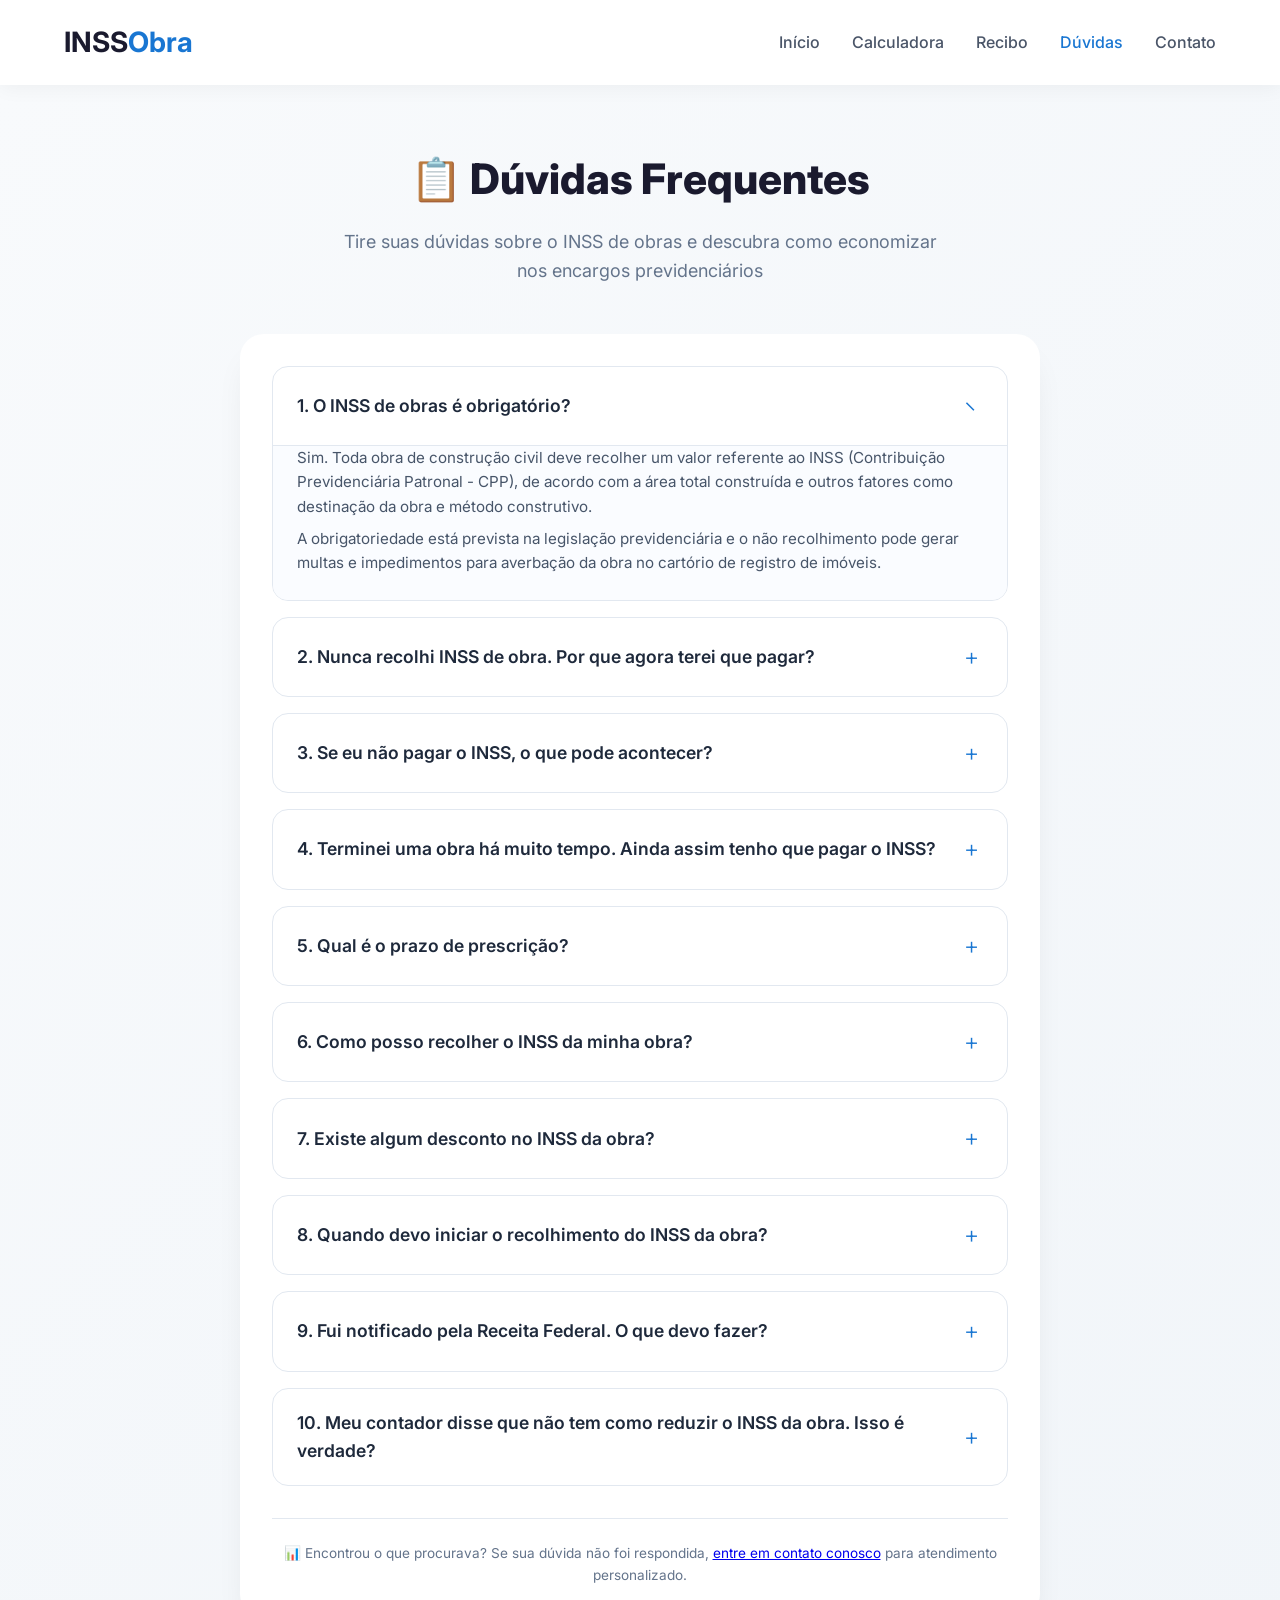
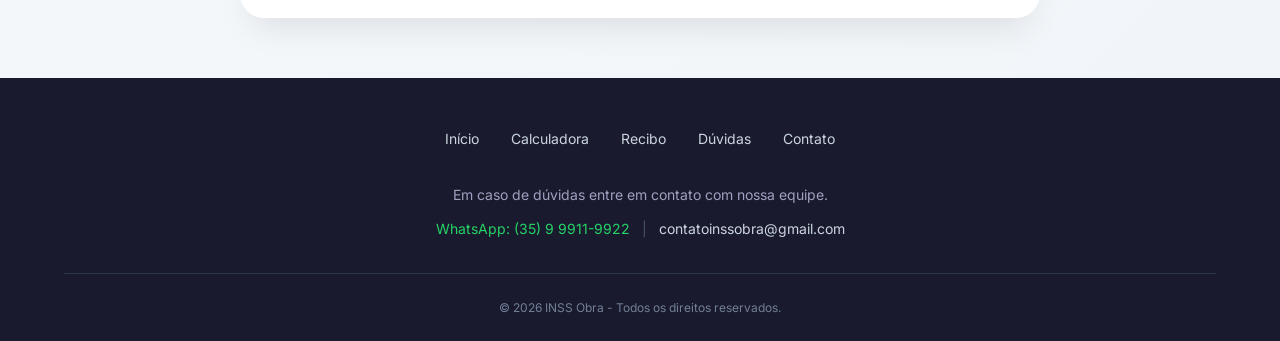
<file: duvidas.html>
<!DOCTYPE html>
<html lang="pt-BR">
<head>
    <meta charset="UTF-8">
    <meta name="viewport" content="width=device-width, initial-scale=1.0">
    <title>Dúvidas Frequentes | INSS Obra</title>
    <link href="https://fonts.googleapis.com/css2?family=Inter:wght@300;400;500;600;700;800&display=swap" rel="stylesheet">
    <link rel="stylesheet" href="style.css">
    <style>
        /* Estilos específicos para a página de dúvidas */
        .faq-section {
            padding: 60px 0;
            background: linear-gradient(135deg, #f8fafc 0%, #f1f5f9 100%);
        }

        .faq-header {
            text-align: center;
            margin-bottom: 48px;
        }

        .faq-header h1 {
            font-size: 42px;
            font-weight: 800;
            color: #1a1a2e;
            margin-bottom: 16px;
        }

        .faq-header p {
            font-size: 18px;
            color: #64748b;
            max-width: 600px;
            margin: 0 auto;
        }

        .faq-container {
            max-width: 800px;
            margin: 0 auto;
            background: white;
            border-radius: 24px;
            box-shadow: 0 20px 35px -12px rgba(0, 0, 0, 0.1);
            padding: 32px;
        }

        .faq-item {
            background: #ffffff;
            border-radius: 16px;
            margin-bottom: 16px;
            border: 1px solid #e2e8f0;
            transition: all 0.3s ease;
            overflow: hidden;
        }

        .faq-item:hover {
            border-color: #1976d2;
            box-shadow: 0 4px 12px rgba(25, 118, 210, 0.1);
        }

        .faq-pergunta {
            padding: 20px 24px;
            font-size: 1.1rem;
            font-weight: 600;
            cursor: pointer;
            position: relative;
            color: #1e293b;
            transition: all 0.3s ease;
            display: flex;
            justify-content: space-between;
            align-items: center;
            gap: 16px;
        }

        .faq-pergunta:hover {
            background: #f8fafc;
        }

        .faq-pergunta .question-text {
            flex: 1;
        }

        .faq-pergunta .icon {
            font-size: 24px;
            font-weight: 300;
            color: #1976d2;
            transition: transform 0.3s ease;
            width: 24px;
            text-align: center;
        }

        .faq-pergunta.active .icon {
            transform: rotate(45deg);
        }

        .faq-resposta {
            display: none;
            padding: 0 24px 24px 24px;
            font-size: 0.95rem;
            color: #475569;
            line-height: 1.6;
            border-top: 1px solid #e2e8f0;
            background: #fafcff;
        }

        .faq-resposta.show {
            display: block;
            animation: fadeIn 0.3s ease;
        }

        @keyframes fadeIn {
            from {
                opacity: 0;
                transform: translateY(-10px);
            }
            to {
                opacity: 1;
                transform: translateY(0);
            }
        }

        .faq-resposta strong {
            color: #1976d2;
        }

        .faq-resposta a {
            color: #1976d2;
            text-decoration: none;
        }

        .faq-resposta a:hover {
            text-decoration: underline;
        }

        .faq-stats {
            text-align: center;
            margin-top: 32px;
            padding-top: 24px;
            border-top: 1px solid #e2e8f0;
            color: #64748b;
            font-size: 0.85rem;
        }

        @media (max-width: 768px) {
            .faq-container {
                padding: 20px;
            }
            
            .faq-header h1 {
                font-size: 32px;
            }
            
            .faq-header p {
                font-size: 16px;
            }
            
            .faq-pergunta {
                padding: 16px 20px;
                font-size: 1rem;
            }
            
            .faq-resposta {
                padding: 0 20px 20px 20px;
            }
        }

        @media (max-width: 480px) {
            .faq-pergunta {
                padding: 14px 16px;
                font-size: 0.9rem;
            }
            
            .faq-resposta {
                padding: 0 16px 16px 16px;
                font-size: 0.85rem;
            }
        }
    </style>
</head>
<body>
    <!-- Header / Navegação -->
    <header class="header">
        <div class="container">
            <div class="header-content">
                <div class="logo">
                    <h2>INSS<span>Obra</span></h2>
                </div>
                <nav class="nav-menu">
                    <ul>
                        <li><a href="index.html">Início</a></li>
                        <li><a href="calculadora.html">Calculadora</a></li>
                        <li><a href="recibo.html">Recibo</a></li>
                        <li><a href="duvidas.html" class="active">Dúvidas</a></li>
                        <li><a href="contato.html">Contato</a></li>
                    </ul>
                </nav>
                <button class="mobile-menu-btn">☰</button>
            </div>
        </div>
    </header>

    <main>
        <section class="faq-section">
            <div class="container">
                <div class="faq-header">
                    <h1>📋 Dúvidas Frequentes</h1>
                    <p>Tire suas dúvidas sobre o INSS de obras e descubra como economizar nos encargos previdenciários</p>
                </div>

                <div class="faq-container">
                    <!-- FAQ 1 -->
                    <div class="faq-item">
                        <div class="faq-pergunta">
                            <span class="question-text">1. O INSS de obras é obrigatório?</span>
                            <span class="icon">+</span>
                        </div>
                        <div class="faq-resposta">
                            <p>Sim. Toda obra de construção civil deve recolher um valor referente ao INSS (Contribuição Previdenciária Patronal - CPP), de acordo com a área total construída e outros fatores como destinação da obra e método construtivo.</p>
                            <p style="margin-top: 8px;">A obrigatoriedade está prevista na legislação previdenciária e o não recolhimento pode gerar multas e impedimentos para averbação da obra no cartório de registro de imóveis.</p>
                        </div>
                    </div>

                    <!-- FAQ 2 -->
                    <div class="faq-item">
                        <div class="faq-pergunta">
                            <span class="question-text">2. Nunca recolhi INSS de obra. Por que agora terei que pagar?</span>
                            <span class="icon">+</span>
                        </div>
                        <div class="faq-resposta">
                            <p>Com a mudança promovida pela Instrução Normativa RFB nº 20/21 da Receita Federal, todo projeto de construção passou a ficar vinculado à Receita Federal do Brasil por meio do Sistema de Aferição de Obras (SERO).</p>
                            <p style="margin-top: 8px;">As prefeituras são obrigadas por lei a informar os alvarás liberados, permitindo que a Receita Federal cruze essas informações e cobre o INSS da construção a qualquer momento.</p>
                        </div>
                    </div>

                    <!-- FAQ 3 -->
                    <div class="faq-item">
                        <div class="faq-pergunta">
                            <span class="question-text">3. Se eu não pagar o INSS, o que pode acontecer?</span>
                            <span class="icon">+</span>
                        </div>
                        <div class="faq-resposta">
                            <p>Caso o INSS não seja quitado, o proprietário poderá ser notificado pela Receita Federal para regularizar a situação. Se não houver regularização no prazo estipulado, as consequências incluem:</p>
                            <ul style="margin-top: 8px; padding-left: 20px;">
                                <li>Multa de até 225% do valor devido</li>
                                <li>Impedimento para averbação da obra no cartório</li>
                                <li>Inclusão em dívida ativa da União</li>
                                <li>Restrições para obtenção de financiamentos</li>
                            </ul>
                        </div>
                    </div>

                    <!-- FAQ 4 -->
                    <div class="faq-item">
                        <div class="faq-pergunta">
                            <span class="question-text">4. Terminei uma obra há muito tempo. Ainda assim tenho que pagar o INSS?</span>
                            <span class="icon">+</span>
                        </div>
                        <div class="faq-resposta">
                            <p>Sim. Porém, há a possibilidade de o débito prescrever antes de haver notificação da Receita Federal. O prazo prescricional é de 5 anos a partir da data de início da obra.</p>
                            <p style="margin-top: 8px;">Importante: a Receita Federal considera o início do prazo prescricional somente no ano seguinte ao que completar os 5 anos. Por exemplo, uma obra iniciada em 2020 teria prescrição a partir de 2026.</p>
                        </div>
                    </div>

                    <!-- FAQ 5 -->
                    <div class="faq-item">
                        <div class="faq-pergunta">
                            <span class="question-text">5. Qual é o prazo de prescrição?</span>
                            <span class="icon">+</span>
                        </div>
                        <div class="faq-resposta">
                            <p>O prazo é de <strong>5 anos</strong> a partir da data de início da obra. É importante saber que a Receita Federal considera o início do prazo prescricional somente no ano seguinte ao que completar os 5 anos.</p>
                            <p style="margin-top: 8px;"><strong>Exemplo prático:</strong> Obra iniciada em 2020 → completaria 5 anos em 2025 → a contagem para prescrição começaria em 2026.</p>
                        </div>
                    </div>

                    <!-- FAQ 6 -->
                    <div class="faq-item">
                        <div class="faq-pergunta">
                            <span class="question-text">6. Como posso recolher o INSS da minha obra?</span>
                            <span class="icon">+</span>
                        </div>
                        <div class="faq-resposta">
                            <p>Primeiro passo é entrar em contato conosco que faremos uma simulação sem compromisso. Nós faremos todo o procedimento de regularização de sua obra junto à Receita Federal, incluíndo:</p>
                            <ol style="margin-top: 8px; padding-left: 20px;">
                                <li>Criação do CNO (Cadastro Nacional de Obras);</li>
                                <li>Cálculo do valor devido conforme as características da obra;</li>
								<li>Programação dos recolhimentos durante a obra;</li>
                                <li>Aplicação do Fator de Ajuste para redução legal do valor;</li>
                                <li>Emissão da CND/CPEND;</li>
                            </ol>
                            <p style="margin-top: 8px;">Entre em contato com nossa equipe e solicite uma simulação sem compromisso para analisarmos o seu caso e realizarmos todo o processo para você.</p>
                        </div>
                    </div>

                    <!-- FAQ 7 -->
                    <div class="faq-item">
                        <div class="faq-pergunta">
                            <span class="question-text">7. Existe algum desconto no INSS da obra?</span>
                            <span class="icon">+</span>
                        </div>
                        <div class="faq-resposta">
                            <p><strong>Sim!</strong> Para obras realizadas por pessoa física é possível reduzir o valor cobrado pela Receita Federal em até 70%, de forma totalmente legal e segura.</p>
                            <p style="margin-top: 8px;">Esse desconto é previsto nos próprios normativos da Receita Federal e é aplicado através do <strong>Fator de Ajuste</strong>, que considera a área total da obra para definir o percentual de redução.</p>
                            <p style="margin-top: 8px;">Utilize nossa <a href="calculadora.html">Calculadora de INSS</a> para simular o desconto aplicável à sua obra.</p>
                        </div>
                    </div>

                    <!-- FAQ 8 -->
                    <div class="faq-item">
                        <div class="faq-pergunta">
                            <span class="question-text">8. Quando devo iniciar o recolhimento do INSS da obra?</span>
                            <span class="icon">+</span>
                        </div>
                        <div class="faq-resposta">
                            <p>O ideal é iniciar o recolhimento desde o começo da obra. Assim, o desconto será o maior possível e você evita possíveis notificações da Receita Federal.</p>
                            <p style="margin-top: 8px;">Se a obra já está em andamento ou já foi concluída, ainda é possível regularizar a situação e aplicar o Fator de Ajuste para reduzir o valor devido. Quanto antes você regularizar, maior será a economia.</p>
                        </div>
                    </div>

                    <!-- FAQ 9 -->
                    <div class="faq-item">
                        <div class="faq-pergunta">
                            <span class="question-text">9. Fui notificado pela Receita Federal. O que devo fazer?</span>
                            <span class="icon">+</span>
                        </div>
                        <div class="faq-resposta">
                            <p>Se você já foi notificado pela Receita Federal, <strong>não entre em pânico</strong>. Ainda é possível reduzir substancialmente o valor devido através da aplicação do Fator de Ajuste.</p>
                            <p style="margin-top: 8px;">Os passos recomendados são:</p>
                            <ol style="margin-top: 8px; padding-left: 20px;">
                                <li>Não ignore a notificação;</li>
                                <li>Entre em contato com nossa equipe imediatamente.</li>
                                
                            </ol>
                            <p style="margin-top: 8px;">Nossa equipe está preparada para auxiliar em todo o processo de regularização, garantindo a aplicação dos descontos legais.</p>
                        </div>
                    </div>

                    <!-- FAQ 10 -->
                    <div class="faq-item">
                        <div class="faq-pergunta">
                            <span class="question-text">10. Meu contador disse que não tem como reduzir o INSS da obra. Isso é verdade?</span>
                            <span class="icon">+</span>
                        </div>
                        <div class="faq-resposta">
                            <p><strong>Não é verdade.</strong> Desde que sua obra esteja enquadrada nos requisitos estabelecidos pela Receita Federal, é sim possível reduzir o valor devido através do Fator de Ajuste.</p>
                            <p style="margin-top: 8px;">Muitos contadores não estão familiarizados com a legislação específica do INSS para obras de construção civil, que permite a redução significativa dos encargos previdenciários.</p>
                            <p style="margin-top: 8px;">Nós somos especializados nesse segmento e podemos ajudar você a aplicar corretamente o Fator de Ajuste e obter a redução legal a que sua obra tem direito.</p>
                        </div>
                    </div>

                    <div class="faq-stats">
                        <p>📊 Encontrou o que procurava? Se sua dúvida não foi respondida, <a href="contato.html">entre em contato conosco</a> para atendimento personalizado.</p>
                    </div>
                </div>
            </div>
        </section>
    </main>

    <!-- Footer -->
    <footer class="footer">
        <div class="container">
            <div class="footer-nav">
                <ul>
                    <li><a href="index.html">Início</a></li>
                    <li><a href="calculadora.html">Calculadora</a></li>
                    <li><a href="recibo.html">Recibo</a></li>
                    <li><a href="duvidas.html">Dúvidas</a></li>
                    <li><a href="contato.html">Contato</a></li>
                </ul>
            </div>
            
            <div class="footer-contact">
                <p>Em caso de dúvidas entre em contato com nossa equipe.</p>
                <p class="contact-links">
                    <a href="https://wa.me/5535999119922?text=Olá!%20Gostaria%20de%20mais%20informações%20sobre%20regularização%20de%20obras." class="whatsapp-link" target="_blank">WhatsApp: (35) 9 9911-9922</a>
                    <span class="separator">|</span>
                    <a href="mailto:contatoinssobra@gmail.com" class="email-link">contatoinssobra@gmail.com</a>
                </p>
            </div>
            
            <div class="footer-copyright">
                <p>&copy; 2026 INSS Obra - Todos os direitos reservados.</p>
            </div>
        </div>
    </footer>

    <script>
        // Mobile menu toggle
        const mobileBtn = document.querySelector('.mobile-menu-btn');
        const navMenu = document.querySelector('.nav-menu');
        
        if (mobileBtn) {
            mobileBtn.addEventListener('click', function() {
                navMenu.classList.toggle('active');
            });
        }

        // FAQ Accordion functionality
        const faqItems = document.querySelectorAll('.faq-item');
        
        faqItems.forEach(item => {
            const pergunta = item.querySelector('.faq-pergunta');
            const resposta = item.querySelector('.faq-resposta');
            const icon = pergunta.querySelector('.icon');
            
            pergunta.addEventListener('click', () => {
                // Toggle active class on the current item
                const isActive = pergunta.classList.contains('active');
                
                // Close all other items
                faqItems.forEach(otherItem => {
                    const otherPergunta = otherItem.querySelector('.faq-pergunta');
                    const otherResposta = otherItem.querySelector('.faq-resposta');
                    const otherIcon = otherPergunta.querySelector('.icon');
                    
                    if (otherItem !== item) {
                        otherPergunta.classList.remove('active');
                        otherResposta.classList.remove('show');
                        if (otherIcon) otherIcon.textContent = '+';
                    }
                });
                
                // Toggle current item
                if (isActive) {
                    pergunta.classList.remove('active');
                    resposta.classList.remove('show');
                    if (icon) icon.textContent = '+';
                } else {
                    pergunta.classList.add('active');
                    resposta.classList.add('show');
                    if (icon) icon.textContent = '−';
                }
            });
        });

        // Optional: Open first FAQ by default for better UX
        if (faqItems.length > 0) {
            const firstPergunta = faqItems[0].querySelector('.faq-pergunta');
            const firstResposta = faqItems[0].querySelector('.faq-resposta');
            const firstIcon = firstPergunta.querySelector('.icon');
            
            firstPergunta.classList.add('active');
            firstResposta.classList.add('show');
            if (firstIcon) firstIcon.textContent = '−';
        }
    </script>
</body>
</html>
</file>
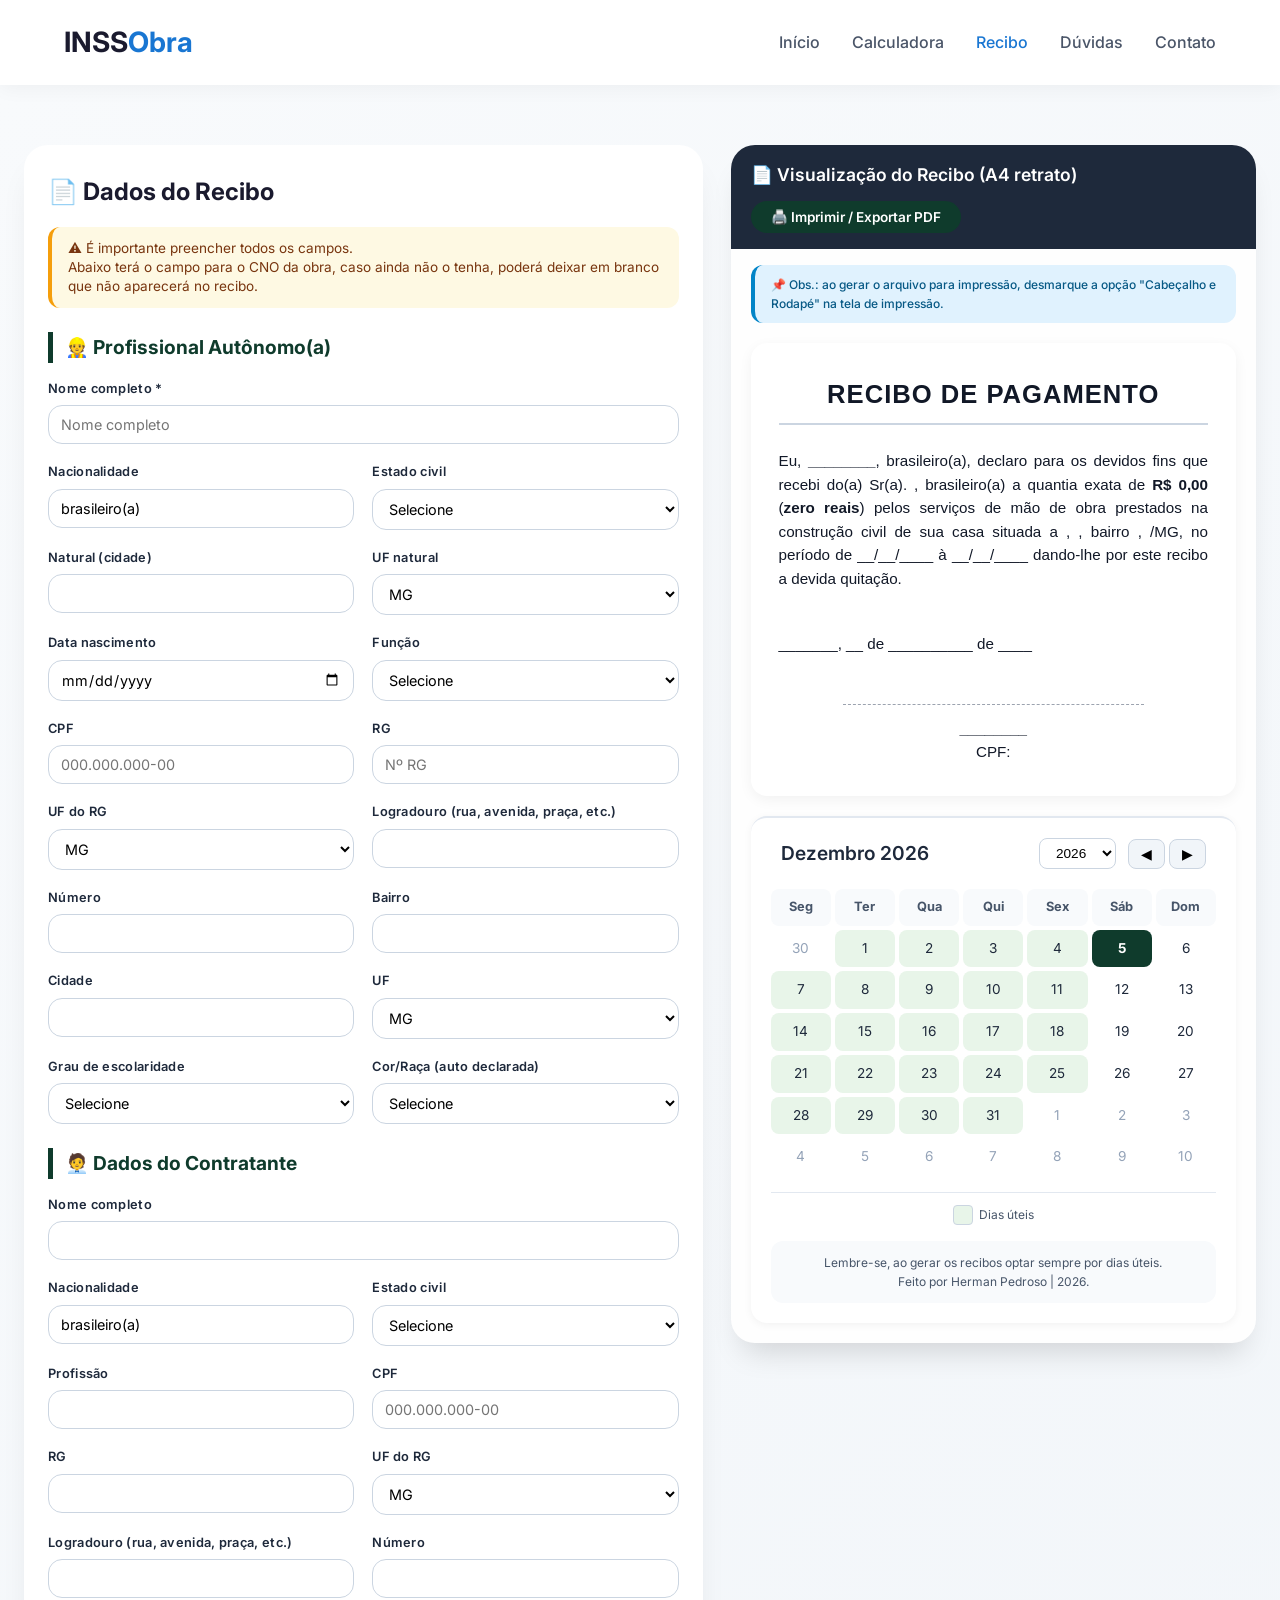
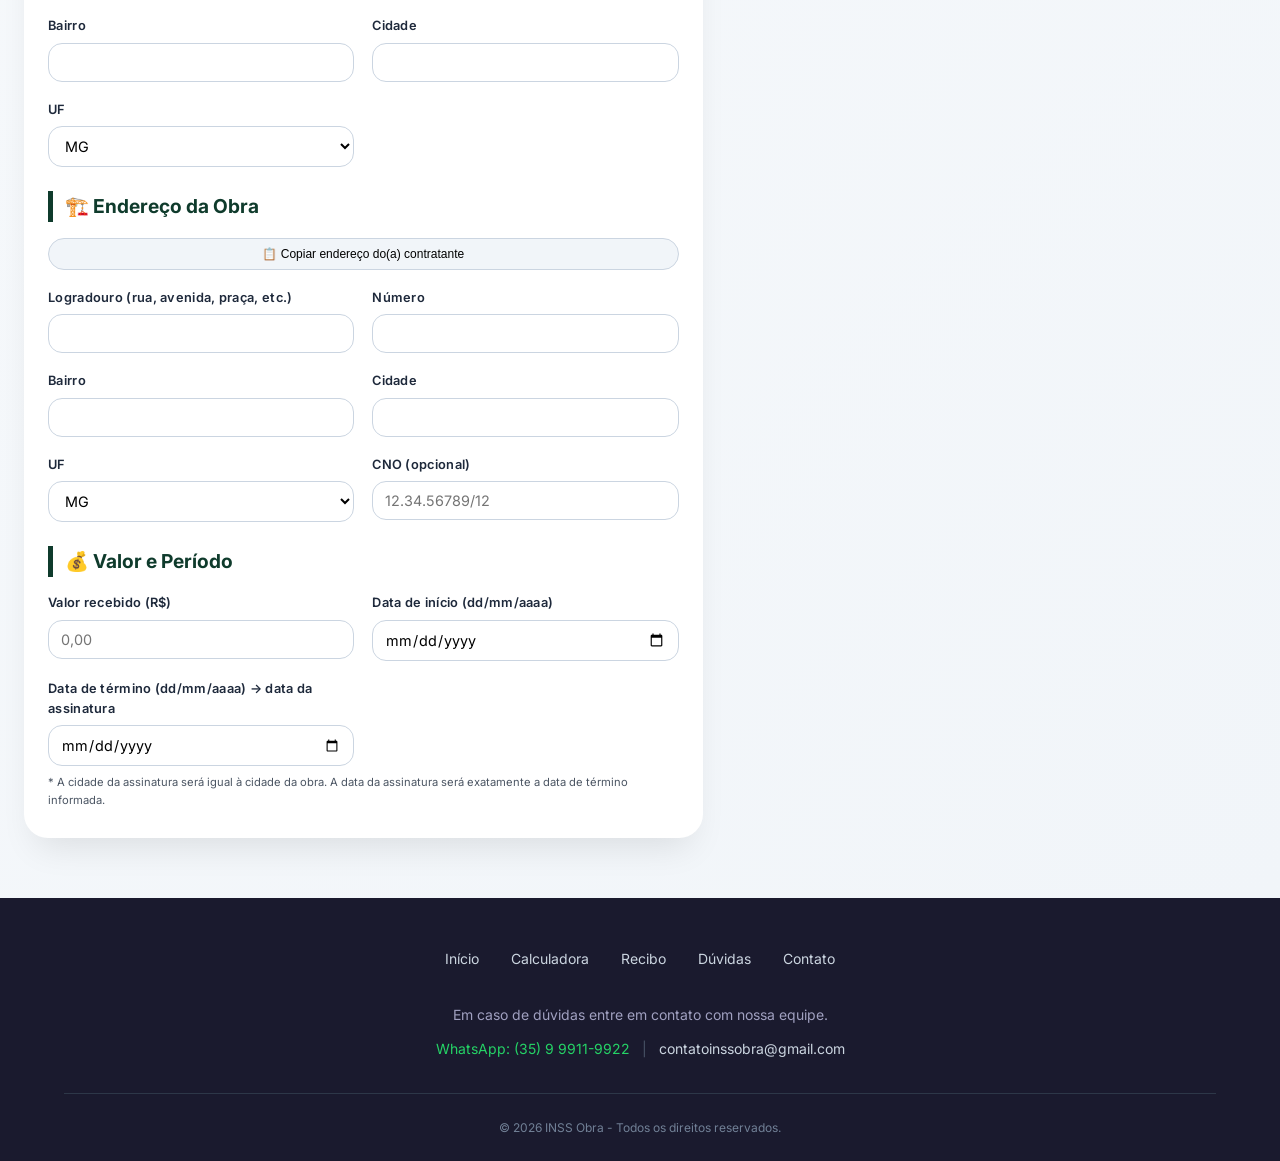
<file: recibo.html>
<!DOCTYPE html>
<html lang="pt-BR">
<head>
    <meta charset="UTF-8">
    <meta name="viewport" content="width=device-width, initial-scale=1.0">
    <title>Recibo de Pagamento | INSS Obra</title>
    <link href="https://fonts.googleapis.com/css2?family=Inter:wght@300;400;500;600;700;800&display=swap" rel="stylesheet">
    <link rel="stylesheet" href="style.css">
    <link rel="stylesheet" href="recibo.css">
</head>
<body>
    <!-- Header / Navegação -->
    <header class="header">
        <div class="container">
            <div class="header-content">
                <div class="logo">
                    <h2>INSS<span>Obra</span></h2>
                </div>
                <nav class="nav-menu">
                    <ul>
                        <li><a href="index.html">Início</a></li>
                        <li><a href="calculadora.html">Calculadora</a></li>
                        <li><a href="recibo.html" class="active">Recibo</a></li>
                        <li><a href="duvidas.html">Dúvidas</a></li>
                        <li><a href="contato.html">Contato</a></li>
                    </ul>
                </nav>
                <button class="mobile-menu-btn">☰</button>
            </div>
        </div>
    </header>

    <main>
        <section class="recibo-section">
            <div class="container recibo-container">
                <div class="dashboard">
                    <!-- COLUNA ESQUERDA: FORMULÁRIO -->
                    <div class="form-section">
                        <h2 class="form-title">📄 Dados do Recibo</h2>
                        <div class="info-text">
                            ⚠️ É importante preencher todos os campos.<br>
                            Abaixo terá o campo para o CNO da obra, caso ainda não o tenha, poderá deixar em branco que não aparecerá no recibo.
                        </div>

                        <!-- 1. Dados do Profissional -->
                        <div class="section-title">👷 Profissional Autônomo(a)</div>
                        <div class="form-grid">
                            <div class="form-group full-width">
                                <label>Nome completo *</label>
                                <input type="text" id="prof_nome" placeholder="Nome completo">
                            </div>
                            <div class="form-group">
                                <label>Nacionalidade</label>
                                <input type="text" id="prof_nacionalidade" value="brasileiro(a)">
                            </div>
                            <div class="form-group">
                                <label>Estado civil</label>
                                <select id="prof_estado_civil">
                                    <option value="">Selecione</option>
                                    <option>solteiro(a)</option>
                                    <option>casado(a)</option>
                                    <option>divorciado(a)</option>
                                    <option>viúvo(a)</option>
                                    <option>união estável</option>
                                </select>
                            </div>
                            <div class="form-group">
                                <label>Natural (cidade)</label>
                                <input type="text" id="prof_cidade_natural">
                            </div>
                            <div class="form-group">
                                <label>UF natural</label>
                                <select id="prof_uf_natural">
                                    <option value="AC">AC</option>
                                    <option value="AL">AL</option>
                                    <option value="AP">AP</option>
                                    <option value="AM">AM</option>
                                    <option value="BA">BA</option>
                                    <option value="CE">CE</option>
                                    <option value="DF">DF</option>
                                    <option value="ES">ES</option>
                                    <option value="GO">GO</option>
                                    <option value="MA">MA</option>
                                    <option value="MT">MT</option>
                                    <option value="MS">MS</option>
                                    <option value="MG" selected>MG</option>
                                    <option value="PA">PA</option>
                                    <option value="PB">PB</option>
                                    <option value="PR">PR</option>
                                    <option value="PE">PE</option>
                                    <option value="PI">PI</option>
                                    <option value="RJ">RJ</option>
                                    <option value="RN">RN</option>
                                    <option value="RS">RS</option>
                                    <option value="RO">RO</option>
                                    <option value="RR">RR</option>
                                    <option value="SC">SC</option>
                                    <option value="SP">SP</option>
                                    <option value="SE">SE</option>
                                    <option value="TO">TO</option>
                                </select>
                            </div>
                            <div class="form-group">
                                <label>Data nascimento</label>
                                <input type="date" id="prof_nascimento">
                            </div>
                            <div class="form-group">
                                <label>Função</label>
                                <select id="prof_funcao">
                                    <option value="">Selecione</option>
                                    <option>pedreiro autônomo</option>
                                    <option>eletricista autônomo</option>
                                    <option>encanador autônomo</option>
                                    <option>carpinteiro autônomo</option>
                                    <option>pintor autônomo</option>
                                </select>
                            </div>
                            <div class="form-group">
                                <label>CPF</label>
                                <input type="text" id="prof_cpf" placeholder="000.000.000-00" maxlength="14">
                            </div>
                            <div class="form-group">
                                <label>RG</label>
                                <input type="text" id="prof_rg" placeholder="Nº RG">
                            </div>
                            <div class="form-group">
                                <label>UF do RG</label>
                                <select id="prof_uf_rg">
                                    <option value="AC">AC</option>
                                    <option value="AL">AL</option>
                                    <option value="AP">AP</option>
                                    <option value="AM">AM</option>
                                    <option value="BA">BA</option>
                                    <option value="CE">CE</option>
                                    <option value="DF">DF</option>
                                    <option value="ES">ES</option>
                                    <option value="GO">GO</option>
                                    <option value="MA">MA</option>
                                    <option value="MT">MT</option>
                                    <option value="MS">MS</option>
                                    <option value="MG" selected>MG</option>
                                    <option value="PA">PA</option>
                                    <option value="PB">PB</option>
                                    <option value="PR">PR</option>
                                    <option value="PE">PE</option>
                                    <option value="PI">PI</option>
                                    <option value="RJ">RJ</option>
                                    <option value="RN">RN</option>
                                    <option value="RS">RS</option>
                                    <option value="RO">RO</option>
                                    <option value="RR">RR</option>
                                    <option value="SC">SC</option>
                                    <option value="SP">SP</option>
                                    <option value="SE">SE</option>
                                    <option value="TO">TO</option>
                                </select>
                            </div>
                            <div class="form-group">
                                <label>Logradouro (rua, avenida, praça, etc.)</label>
                                <input type="text" id="prof_rua">
                            </div>
                            <div class="form-group">
                                <label>Número</label>
                                <input type="text" id="prof_numero">
                            </div>
                            <div class="form-group">
                                <label>Bairro</label>
                                <input type="text" id="prof_bairro">
                            </div>
                            <div class="form-group">
                                <label>Cidade</label>
                                <input type="text" id="prof_cidade">
                            </div>
                            <div class="form-group">
                                <label>UF</label>
                                <select id="prof_uf">
                                    <option value="AC">AC</option>
                                    <option value="AL">AL</option>
                                    <option value="AP">AP</option>
                                    <option value="AM">AM</option>
                                    <option value="BA">BA</option>
                                    <option value="CE">CE</option>
                                    <option value="DF">DF</option>
                                    <option value="ES">ES</option>
                                    <option value="GO">GO</option>
                                    <option value="MA">MA</option>
                                    <option value="MT">MT</option>
                                    <option value="MS">MS</option>
                                    <option value="MG" selected>MG</option>
                                    <option value="PA">PA</option>
                                    <option value="PB">PB</option>
                                    <option value="PR">PR</option>
                                    <option value="PE">PE</option>
                                    <option value="PI">PI</option>
                                    <option value="RJ">RJ</option>
                                    <option value="RN">RN</option>
                                    <option value="RS">RS</option>
                                    <option value="RO">RO</option>
                                    <option value="RR">RR</option>
                                    <option value="SC">SC</option>
                                    <option value="SP">SP</option>
                                    <option value="SE">SE</option>
                                    <option value="TO">TO</option>
                                </select>
                            </div>
                            <div class="form-group">
                                <label>Grau de escolaridade</label>
                                <select id="prof_escolaridade">
                                    <option value="">Selecione</option>
                                    <option value="analfabeto">analfabeto</option>
                                    <option value="alfabetizado (lê e escreve)">alfabetizado (lê e escreve)</option>
                                    <option value="ensino fundamental">ensino fundamental</option>
                                    <option value="ensino médio incompleto">ensino médio incompleto</option>
                                    <option value="ensino médio completo">ensino médio completo</option>
                                    <option value="superior incompleto">superior incompleto</option>
                                    <option value="superior completo">superior completo</option>
                                </select>
                            </div>
                            <div class="form-group">
                                <label>Cor/Raça (auto declarada)</label>
                                <select id="prof_cor">
                                    <option value="">Selecione</option>
                                    <option value="branca">branca</option>
                                    <option value="preta">preta</option>
                                    <option value="parda">parda</option>
                                    <option value="amarela">amarela</option>
                                    <option value="indígena">indígena</option>
                                </select>
                            </div>
                        </div>

                        <!-- 2. Contratante -->
                        <div class="section-title">🧑‍💼 Dados do Contratante</div>
                        <div class="form-grid">
                            <div class="form-group full-width">
                                <label>Nome completo</label>
                                <input type="text" id="cont_nome">
                            </div>
                            <div class="form-group">
                                <label>Nacionalidade</label>
                                <input type="text" id="cont_nacionalidade" value="brasileiro(a)">
                            </div>
                            <div class="form-group">
                                <label>Estado civil</label>
                                <select id="cont_estado_civil">
                                    <option value="">Selecione</option>
                                    <option>solteiro(a)</option>
                                    <option>casado(a)</option>
                                    <option>divorciado(a)</option>
                                    <option>viúvo(a)</option>
                                    <option>união estável</option>
                                </select>
                            </div>
                            <div class="form-group">
                                <label>Profissão</label>
                                <input type="text" id="cont_profissao">
                            </div>
                            <div class="form-group">
                                <label>CPF</label>
                                <input type="text" id="cont_cpf" placeholder="000.000.000-00" maxlength="14">
                            </div>
                            <div class="form-group">
                                <label>RG</label>
                                <input type="text" id="cont_rg">
                            </div>
                            <div class="form-group">
                                <label>UF do RG</label>
                                <select id="cont_uf_rg">
                                    <option value="AC">AC</option>
                                    <option value="AL">AL</option>
                                    <option value="AP">AP</option>
                                    <option value="AM">AM</option>
                                    <option value="BA">BA</option>
                                    <option value="CE">CE</option>
                                    <option value="DF">DF</option>
                                    <option value="ES">ES</option>
                                    <option value="GO">GO</option>
                                    <option value="MA">MA</option>
                                    <option value="MT">MT</option>
                                    <option value="MS">MS</option>
                                    <option value="MG" selected>MG</option>
                                    <option value="PA">PA</option>
                                    <option value="PB">PB</option>
                                    <option value="PR">PR</option>
                                    <option value="PE">PE</option>
                                    <option value="PI">PI</option>
                                    <option value="RJ">RJ</option>
                                    <option value="RN">RN</option>
                                    <option value="RS">RS</option>
                                    <option value="RO">RO</option>
                                    <option value="RR">RR</option>
                                    <option value="SC">SC</option>
                                    <option value="SP">SP</option>
                                    <option value="SE">SE</option>
                                    <option value="TO">TO</option>
                                </select>
                            </div>
                            <div class="form-group">
                                <label>Logradouro (rua, avenida, praça, etc.)</label>
                                <input type="text" id="cont_rua">
                            </div>
                            <div class="form-group">
                                <label>Número</label>
                                <input type="text" id="cont_numero">
                            </div>
                            <div class="form-group">
                                <label>Bairro</label>
                                <input type="text" id="cont_bairro">
                            </div>
                            <div class="form-group">
                                <label>Cidade</label>
                                <input type="text" id="cont_cidade">
                            </div>
                            <div class="form-group">
                                <label>UF</label>
                                <select id="cont_uf">
                                    <option value="AC">AC</option>
                                    <option value="AL">AL</option>
                                    <option value="AP">AP</option>
                                    <option value="AM">AM</option>
                                    <option value="BA">BA</option>
                                    <option value="CE">CE</option>
                                    <option value="DF">DF</option>
                                    <option value="ES">ES</option>
                                    <option value="GO">GO</option>
                                    <option value="MA">MA</option>
                                    <option value="MT">MT</option>
                                    <option value="MS">MS</option>
                                    <option value="MG" selected>MG</option>
                                    <option value="PA">PA</option>
                                    <option value="PB">PB</option>
                                    <option value="PR">PR</option>
                                    <option value="PE">PE</option>
                                    <option value="PI">PI</option>
                                    <option value="RJ">RJ</option>
                                    <option value="RN">RN</option>
                                    <option value="RS">RS</option>
                                    <option value="RO">RO</option>
                                    <option value="RR">RR</option>
                                    <option value="SC">SC</option>
                                    <option value="SP">SP</option>
                                    <option value="SE">SE</option>
                                    <option value="TO">TO</option>
                                </select>
                            </div>
                        </div>

                        <!-- 3. Endereço da Obra + CNO opcional -->
                        <div class="section-title">🏗️ Endereço da Obra</div>
                        <div class="form-grid">
                            <div class="form-group full-width">
                                <button type="button" id="copyEnderecoBtn" class="btn-copy">📋 Copiar endereço do(a) contratante</button>
                            </div>
                            <div class="form-group">
                                <label>Logradouro (rua, avenida, praça, etc.)</label>
                                <input type="text" id="obra_rua">
                            </div>
                            <div class="form-group">
                                <label>Número</label>
                                <input type="text" id="obra_numero">
                            </div>
                            <div class="form-group">
                                <label>Bairro</label>
                                <input type="text" id="obra_bairro">
                            </div>
                            <div class="form-group">
                                <label>Cidade</label>
                                <input type="text" id="obra_cidade">
                            </div>
                            <div class="form-group">
                                <label>UF</label>
                                <select id="obra_uf">
                                    <option value="AC">AC</option>
                                    <option value="AL">AL</option>
                                    <option value="AP">AP</option>
                                    <option value="AM">AM</option>
                                    <option value="BA">BA</option>
                                    <option value="CE">CE</option>
                                    <option value="DF">DF</option>
                                    <option value="ES">ES</option>
                                    <option value="GO">GO</option>
                                    <option value="MA">MA</option>
                                    <option value="MT">MT</option>
                                    <option value="MS">MS</option>
                                    <option value="MG" selected>MG</option>
                                    <option value="PA">PA</option>
                                    <option value="PB">PB</option>
                                    <option value="PR">PR</option>
                                    <option value="PE">PE</option>
                                    <option value="PI">PI</option>
                                    <option value="RJ">RJ</option>
                                    <option value="RN">RN</option>
                                    <option value="RS">RS</option>
                                    <option value="RO">RO</option>
                                    <option value="RR">RR</option>
                                    <option value="SC">SC</option>
                                    <option value="SP">SP</option>
                                    <option value="SE">SE</option>
                                    <option value="TO">TO</option>
                                </select>
                            </div>
                            <div class="form-group">
                                <label>CNO (opcional)</label>
                                <input type="text" id="obra_cno" placeholder="12.34.56789/12" maxlength="16">
                            </div>
                        </div>

                        <!-- 4. Valor e Período -->
                        <div class="section-title">💰 Valor e Período</div>
                        <div class="form-grid">
                            <div class="form-group">
                                <label>Valor recebido (R$)</label>
                                <input type="text" id="valor_recebido" placeholder="0,00">
                            </div>
                            <div class="form-group">
                                <label>Data de início (dd/mm/aaaa)</label>
                                <input type="date" id="data_inicio">
                            </div>
                            <div class="form-group">
                                <label>Data de término (dd/mm/aaaa) → data da assinatura</label>
                                <input type="date" id="data_termino">
                            </div>
                        </div>
                        <p class="form-note">* A cidade da assinatura será igual à cidade da obra. A data da assinatura será exatamente a data de término informada.</p>
                    </div>

                    <!-- COLUNA DIREITA: PREVIEW -->
                    <div class="preview-section">
                        <div class="preview-header">
                            <span>📄 Visualização do Recibo (A4 retrato)</span>
                            <button class="btn-print" id="imprimirBtn">🖨️ Imprimir / Exportar PDF</button>
                        </div>
                        <div class="print-note">
                            📌 Obs.: ao gerar o arquivo para impressão, desmarque a opção "Cabeçalho e Rodapé" na tela de impressão.
                        </div>
                        <div class="recibo-paper" id="reciboPaper">
                            <div class="recibo-content" id="reciboDinamico">
                                <!-- O conteúdo será injetado dinamicamente via JS -->
                            </div>
                        </div>
                        
                        <!-- CALENDÁRIO ABAIXO DO RECIBO -->
                        <div class="calendar-container" id="calendarContainer">
                            <div class="calendar-header">
                                <h3 id="calendarMonthYear">Março 2026</h3>
                                <div class="calendar-header-controls">
                                    <select id="yearSelector" class="year-selector"></select>
                                    <div class="calendar-nav">
                                        <button id="prevMonthBtn">◀</button>
                                        <button id="nextMonthBtn">▶</button>
                                    </div>
                                </div>
                            </div>
                            <div class="calendar-grid" id="calendarGrid"></div>
                            <div class="event-legend">
                                <span><span class="weekday-badge"></span> Dias úteis</span>
                            </div>
                            <div class="calendar-placeholder">
                                Lembre-se, ao gerar os recibos optar sempre por dias úteis.<br>
                                Feito por Herman Pedroso | 2026.
                            </div>
                        </div>
                    </div>
                </div>
            </div>
        </section>
    </main>

    <!-- Footer -->
    <footer class="footer">
        <div class="container">
            <div class="footer-nav">
                <ul>
                    <li><a href="index.html">Início</a></li>
                    <li><a href="calculadora.html">Calculadora</a></li>
                    <li><a href="recibo.html">Recibo</a></li>
                    <li><a href="duvidas.html">Dúvidas</a></li>
                    <li><a href="contato.html">Contato</a></li>
                </ul>
            </div>
            
            <div class="footer-contact">
                <p>Em caso de dúvidas entre em contato com nossa equipe.</p>
                <p class="contact-links">
                    <a href="https://wa.me/5535999119922?text=Olá!%20Gostaria%20de%20mais%20informações%20sobre%20regularização%20de%20obras." class="whatsapp-link" target="_blank">WhatsApp: (35) 9 9911-9922</a>
                    <span class="separator">|</span>
                    <a href="mailto:contatoinssobra@gmail.com" class="email-link">contatoinssobra@gmail.com</a>
                </p>
            </div>
            
            <div class="footer-copyright">
                <p>&copy; 2026 INSS Obra - Todos os direitos reservados.</p>
            </div>
        </div>
    </footer>

    <script src="recibo.js"></script>
    <script>
        // Mobile menu toggle
        const mobileBtn = document.querySelector('.mobile-menu-btn');
        const navMenu = document.querySelector('.nav-menu');
        
        if (mobileBtn) {
            mobileBtn.addEventListener('click', function() {
                navMenu.classList.toggle('active');
            });
        }
    </script>
</body>
</html>
</file>
<file: style.css>
* {
    margin: 0;
    padding: 0;
    box-sizing: border-box;
}

body {
    font-family: 'Inter', sans-serif;
    color: #1a1a2e;
    background-color: #ffffff;
    line-height: 1.6;
}

.container {
    max-width: 1200px;
    margin: 0 auto;
    padding: 0 24px;
}

/* ============================================
   HEADER
============================================ */
.header {
    background-color: #ffffff;
    box-shadow: 0 2px 20px rgba(0, 0, 0, 0.05);
    position: sticky;
    top: 0;
    z-index: 1000;
}

.header-content {
    display: flex;
    justify-content: space-between;
    align-items: center;
    padding: 20px 0;
}

.logo h2 {
    font-size: 28px;
    font-weight: 700;
    color: #1a1a2e;
}

.logo span {
    color: #1976d2;
}

.nav-menu ul {
    display: flex;
    list-style: none;
    gap: 32px;
}

.nav-menu a {
    text-decoration: none;
    color: #4a5568;
    font-weight: 500;
    transition: color 0.3s ease;
    font-size: 16px;
}

.nav-menu a:hover,
.nav-menu a.active {
    color: #1976d2;
}

.mobile-menu-btn {
    display: none;
    background: none;
    border: none;
    font-size: 24px;
    cursor: pointer;
    color: #1a1a2e;
}

/* ============================================
   HERO SECTION
============================================ */
.hero {
    background: linear-gradient(135deg, #0a2b3e 0%, #1a4a6f 100%);
    padding: 60px 0;
    text-align: center;
}

.hero-badge {
    color: #ffffff;
    font-size: 18px;
    font-weight: 600;
    letter-spacing: 1px;
    text-transform: uppercase;
    margin: 0;
}

/* ============================================
   WELCOME SECTION
============================================ */
.welcome {
    padding: 80px 0;
    background-color: #ffffff;
}

.welcome-content {
    max-width: 900px;
    margin: 0 auto;
    text-align: left;
}

.welcome-content h1 {
    font-size: 42px;
    font-weight: 800;
    color: #1a1a2e;
    margin-bottom: 16px;
    text-align: center;
}

.welcome-subtitle {
    font-size: 20px;
    font-weight: 500;
    color: #1976d2;
    margin-bottom: 32px;
    text-align: center;
}

.welcome-text p {
    font-size: 16px;
    color: #4a5568;
    margin-bottom: 24px;
    text-align: justify;
    line-height: 1.8;
}

/* ============================================
   SERVICES SECTION
============================================ */
.services {
    padding: 80px 0;
    background-color: #f8fafc;
}

.services-header {
    text-align: center;
    margin-bottom: 60px;
}

.services-header h2 {
    font-size: 36px;
    font-weight: 700;
    color: #1a1a2e;
    margin-bottom: 12px;
}

.services-subtitle {
    font-size: 24px;
    font-weight: 600;
    color: #1976d2;
}

.services-grid {
    display: grid;
    grid-template-columns: repeat(3, 1fr);
    gap: 40px;
    justify-items: center;
}

.service-card {
    text-align: center;
    max-width: 365px;
}

.service-image {
    margin-bottom: 24px;
    border-radius: 12px;
    overflow: hidden;
    box-shadow: 0 10px 30px rgba(0, 0, 0, 0.08);
    transition: transform 0.3s ease, box-shadow 0.3s ease;
}

.service-image:hover {
    transform: translateY(-8px);
    box-shadow: 0 20px 40px rgba(0, 0, 0, 0.12);
}

.service-img {
    width: 100%;
    height: auto;
    display: block;
}

.service-card h3 {
    font-size: 22px;
    font-weight: 700;
    color: #1a1a2e;
    margin-bottom: 12px;
}

.service-card p {
    font-size: 15px;
    color: #4a5568;
    line-height: 1.6;
}

/* ============================================
   CTA SECTION
============================================ */
.cta {
    background-color: #1976d2;
    padding: 60px 0;
}

.cta-content {
    text-align: center;
}

.cta-content h2 {
    font-size: 28px;
    font-weight: 600;
    color: #ffffff;
    margin: 0;
    line-height: 1.4;
}

/* ============================================
   FOOTER
============================================ */
.footer {
    background-color: #1a1a2e;
    padding: 48px 0 24px;
    color: #a0a0c0;
}

.footer-nav ul {
    display: flex;
    justify-content: center;
    list-style: none;
    gap: 32px;
    margin-bottom: 32px;
    flex-wrap: wrap;
}

.footer-nav a {
    text-decoration: none;
    color: #cbd5e0;
    font-size: 14px;
    transition: color 0.3s ease;
}

.footer-nav a:hover {
    color: #1976d2;
}

.footer-contact {
    text-align: center;
    margin-bottom: 32px;
    padding: 0 24px;
}

.footer-contact p {
    margin-bottom: 12px;
    font-size: 14px;
}

.contact-links {
    display: flex;
    justify-content: center;
    gap: 12px;
    flex-wrap: wrap;
}

.contact-links a {
    text-decoration: none;
    font-size: 14px;
    transition: color 0.3s ease;
}

.whatsapp-link {
    color: #25d366;
}

.whatsapp-link:hover {
    color: #128c7e;
}

.email-link {
    color: #cbd5e0;
}

.email-link:hover {
    color: #1976d2;
}

.separator {
    color: #4a5568;
}

.footer-copyright {
    text-align: center;
    padding-top: 24px;
    border-top: 1px solid #2d3748;
    font-size: 12px;
    color: #718096;
}

/* ============================================
   RESPONSIVE DESIGN
============================================ */
@media (max-width: 968px) {
    .services-grid {
        gap: 30px;
    }
    
    .welcome-content h1 {
        font-size: 36px;
    }
    
    .services-header h2 {
        font-size: 32px;
    }
    
    .services-subtitle {
        font-size: 20px;
    }
    
    .cta-content h2 {
        font-size: 24px;
    }
}

@media (max-width: 768px) {
    .mobile-menu-btn {
        display: block;
    }
    
    .nav-menu {
        display: none;
        position: absolute;
        top: 80px;
        left: 0;
        right: 0;
        background-color: #ffffff;
        box-shadow: 0 10px 20px rgba(0, 0, 0, 0.1);
        padding: 20px;
    }
    
    .nav-menu.active {
        display: block;
    }
    
    .nav-menu ul {
        flex-direction: column;
        gap: 16px;
        align-items: center;
    }
    
    .services-grid {
        grid-template-columns: 1fr;
        gap: 48px;
    }
    
    .service-card {
        margin: 0 auto;
    }
    
    .welcome {
        padding: 48px 0;
    }
    
    .welcome-content h1 {
        font-size: 28px;
    }
    
    .welcome-subtitle {
        font-size: 18px;
    }
    
    .services {
        padding: 48px 0;
    }
    
    .services-header h2 {
        font-size: 28px;
    }
    
    .services-subtitle {
        font-size: 18px;
    }
    
    .cta {
        padding: 48px 0;
    }
    
    .cta-content h2 {
        font-size: 20px;
    }
    
    .footer-nav ul {
        gap: 20px;
    }
    
    .contact-links {
        flex-direction: column;
        gap: 8px;
    }
    
    .separator {
        display: none;
    }
}

@media (max-width: 480px) {
    .container {
        padding: 0 16px;
    }
    
    .hero-badge {
        font-size: 14px;
    }
    
    .welcome-text p {
        font-size: 14px;
        text-align: left;
    }
    
    .service-card h3 {
        font-size: 20px;
    }
    
    .service-card p {
        font-size: 14px;
    }
}
</file>
<file: recibo.css>
/* Estilos específicos para a página de recibo */
.recibo-section {
    padding: 60px 0;
    background: linear-gradient(135deg, #f8fafc 0%, #f1f5f9 100%);
}

.recibo-container {
    max-width: 1400px;
    margin: 0 auto;
}

.dashboard {
    display: flex;
    flex-wrap: wrap;
    gap: 28px;
    align-items: flex-start;
}

/* Formulário lado esquerdo */
.form-section {
    flex: 1.2;
    min-width: 320px;
    background: white;
    border-radius: 24px;
    box-shadow: 0 20px 35px -12px rgba(0, 0, 0, 0.1);
    padding: 28px 24px;
    transition: all 0.2s;
}

.form-title {
    font-size: 1.5rem;
    font-weight: 700;
    color: #1a1a2e;
    margin-bottom: 16px;
}

.info-text {
    background: #fef9e3;
    border-left: 4px solid #f59e0b;
    padding: 12px 16px;
    margin-bottom: 20px;
    border-radius: 12px;
    font-size: 0.85rem;
    color: #78350f;
    line-height: 1.4;
}

.section-title {
    font-size: 1.2rem;
    font-weight: 700;
    margin: 24px 0 16px 0;
    color: #0f3b2c;
    border-left: 5px solid #0f3b2c;
    padding-left: 12px;
}

.form-grid {
    display: grid;
    grid-template-columns: repeat(auto-fill, minmax(280px, 1fr));
    gap: 18px;
}

.form-group {
    display: flex;
    flex-direction: column;
    gap: 6px;
}

.form-group.full-width {
    grid-column: 1 / -1;
}

.form-group label {
    font-weight: 600;
    font-size: 0.8rem;
    color: #1e293b;
    letter-spacing: 0.3px;
}

.form-group input,
.form-group select {
    padding: 10px 12px;
    border: 1px solid #cbd5e1;
    border-radius: 14px;
    font-size: 0.9rem;
    background: #fff;
    transition: 0.2s;
    font-family: 'Inter', sans-serif;
}

.form-group input:focus,
.form-group select:focus {
    outline: none;
    border-color: #1976d2;
    box-shadow: 0 0 0 2px rgba(25, 118, 210, 0.1);
}

.btn-copy {
    background: #f1f5f9;
    border: 1px solid #cbd5e1;
    border-radius: 40px;
    padding: 8px 12px;
    font-size: 0.75rem;
    font-weight: 500;
    cursor: pointer;
    transition: 0.2s;
    width: auto;
    display: inline-block;
}

.btn-copy:hover {
    background: #e2e8f0;
}

.form-note {
    font-size: 0.7rem;
    margin-top: 8px;
    color: #4b5563;
}

/* Preview lado direito */
.preview-section {
    flex: 1;
    min-width: 420px;
    position: sticky;
    top: 100px;
    align-self: flex-start;
    background: #fefefe;
    border-radius: 24px;
    box-shadow: 0 20px 30px -12px rgba(0, 0, 0, 0.15);
    overflow: hidden;
    display: flex;
    flex-direction: column;
}

.preview-header {
    background: #1e293b;
    color: white;
    padding: 16px 20px;
    font-weight: 600;
    font-size: 1.1rem;
    display: flex;
    justify-content: space-between;
    align-items: center;
    flex-wrap: wrap;
    gap: 12px;
}

.btn-print {
    background: #0f3b2c;
    border: none;
    padding: 8px 20px;
    border-radius: 60px;
    font-weight: 600;
    font-size: 0.85rem;
    color: white;
    cursor: pointer;
    transition: all 0.2s ease;
    font-family: 'Inter', sans-serif;
}

.btn-print:hover {
    background: #1e5a3e;
    transform: scale(0.98);
}

.print-note {
    background: #e0f2fe;
    border-left: 4px solid #0284c7;
    padding: 10px 16px;
    margin: 16px 20px 0 20px;
    border-radius: 12px;
    font-size: 0.75rem;
    color: #075985;
    font-weight: 500;
}

.recibo-paper {
    background: white;
    padding: 32px 28px;
    margin: 20px;
    border-radius: 16px;
    box-shadow: 0 4px 14px rgba(0, 0, 0, 0.05);
}

/* Conteúdo do recibo - FONTE ARIAL */
.recibo-content {
    max-width: 100%;
    font-family: 'Arial', 'Helvetica', 'Segoe UI', 'Roboto', sans-serif;
    line-height: 1.55;
    color: #111827;
    font-size: 0.95rem;
}

.recibo-content h2 {
    text-align: center;
    font-size: 1.6rem;
    font-weight: 700;
    letter-spacing: 1px;
    margin-bottom: 24px;
    text-transform: uppercase;
    border-bottom: 2px solid #cbd5e1;
    display: inline-block;
    width: 100%;
    padding-bottom: 8px;
}

.recibo-content p {
    margin-bottom: 1rem;
    text-align: justify;
}

.signature-area {
    margin-top: 42px;
    text-align: center;
}

.signature-line {
    margin-top: 48px;
    border-top: 1px dashed #9ca3af;
    width: 70%;
    margin-left: auto;
    margin-right: auto;
    padding-top: 12px;
    font-weight: 500;
}

/* Calendário */
.calendar-container {
    background: white;
    margin: 0 20px 20px 20px;
    padding: 20px;
    border-radius: 16px;
    box-shadow: 0 2px 8px rgba(0, 0, 0, 0.05);
    border-top: 2px solid #e2e8f0;
}

.calendar-header {
    display: flex;
    justify-content: space-between;
    align-items: center;
    margin-bottom: 20px;
    padding: 0 10px;
    flex-wrap: wrap;
    gap: 12px;
}

.calendar-header h3 {
    font-size: 1.2rem;
    color: #1e293b;
    font-weight: 600;
}

.calendar-header-controls {
    display: flex;
    gap: 12px;
    align-items: center;
    flex-wrap: wrap;
}

.year-selector {
    padding: 6px 12px;
    border: 1px solid #cbd5e1;
    border-radius: 8px;
    font-size: 0.85rem;
    background: white;
    cursor: pointer;
    font-weight: 500;
}

.calendar-nav button {
    background: #f1f5f9;
    border: 1px solid #cbd5e1;
    border-radius: 8px;
    padding: 6px 12px;
    cursor: pointer;
    font-size: 0.85rem;
    transition: all 0.2s;
}

.calendar-nav button:hover {
    background: #e2e8f0;
}

.calendar-grid {
    display: grid;
    grid-template-columns: repeat(7, 1fr);
    gap: 4px;
    text-align: center;
}

.calendar-weekday {
    font-weight: 700;
    color: #475569;
    padding: 8px;
    font-size: 0.8rem;
    background: #f8fafc;
    border-radius: 8px;
}

.calendar-day {
    padding: 8px;
    cursor: pointer;
    border-radius: 8px;
    transition: all 0.2s;
    font-size: 0.85rem;
    color: #1e293b;
}

.calendar-day:hover {
    background: #e2e8f0;
}

.calendar-day.other-month {
    color: #94a3b8;
}

.calendar-day.weekday {
    background: #e8f5e9;
}

.calendar-day.weekday:hover {
    background: #c8e6c9;
}

.calendar-day.today {
    background: #0f3b2c;
    color: white;
    font-weight: bold;
}

.event-legend {
    margin-top: 16px;
    padding-top: 12px;
    border-top: 1px solid #e2e8f0;
    display: flex;
    gap: 20px;
    justify-content: center;
    font-size: 0.75rem;
    color: #475569;
    flex-wrap: wrap;
}

.event-legend span {
    display: inline-flex;
    align-items: center;
    gap: 6px;
}

.event-legend .weekday-badge {
    width: 20px;
    height: 20px;
    background: #e8f5e9;
    border-radius: 4px;
    display: inline-block;
    border: 1px solid #cbd5e1;
}

.calendar-placeholder {
    margin-top: 16px;
    padding: 12px;
    background: #f8fafc;
    border-radius: 12px;
    font-size: 0.75rem;
    color: #475569;
    text-align: center;
}

/* Responsivo */
@media (max-width: 968px) {
    .dashboard {
        flex-direction: column;
    }
    
    .preview-section {
        position: static;
        width: 100%;
    }
    
    .recibo-paper {
        margin: 12px;
    }
    
    .calendar-container {
        margin: 0 12px 12px 12px;
    }
    
    .print-note {
        margin: 12px 12px 0 12px;
    }
}

/* Estilos de impressão */
@media print {
    @page {
        size: A4;
        margin: 25mm;
    }
    
    .header,
    .form-section,
    .preview-header,
    .btn-print,
    .btn-copy,
    .calendar-container,
    .print-note,
    .footer,
    .dashboard > :not(.preview-section) {
        display: none !important;
    }
    
    .preview-section {
        display: block !important;
        position: static !important;
        box-shadow: none;
        margin: 0 !important;
        padding: 0 !important;
        background: white;
        width: 100%;
    }
    
    .recibo-paper {
        margin: 0 !important;
        padding: 0 !important;
        box-shadow: none;
        background: white;
    }
    
    .recibo-content h2 {
        margin-top: 0;
    }
    
    .signature-line {
        border-top: 1px solid #000;
    }
}
</file>
